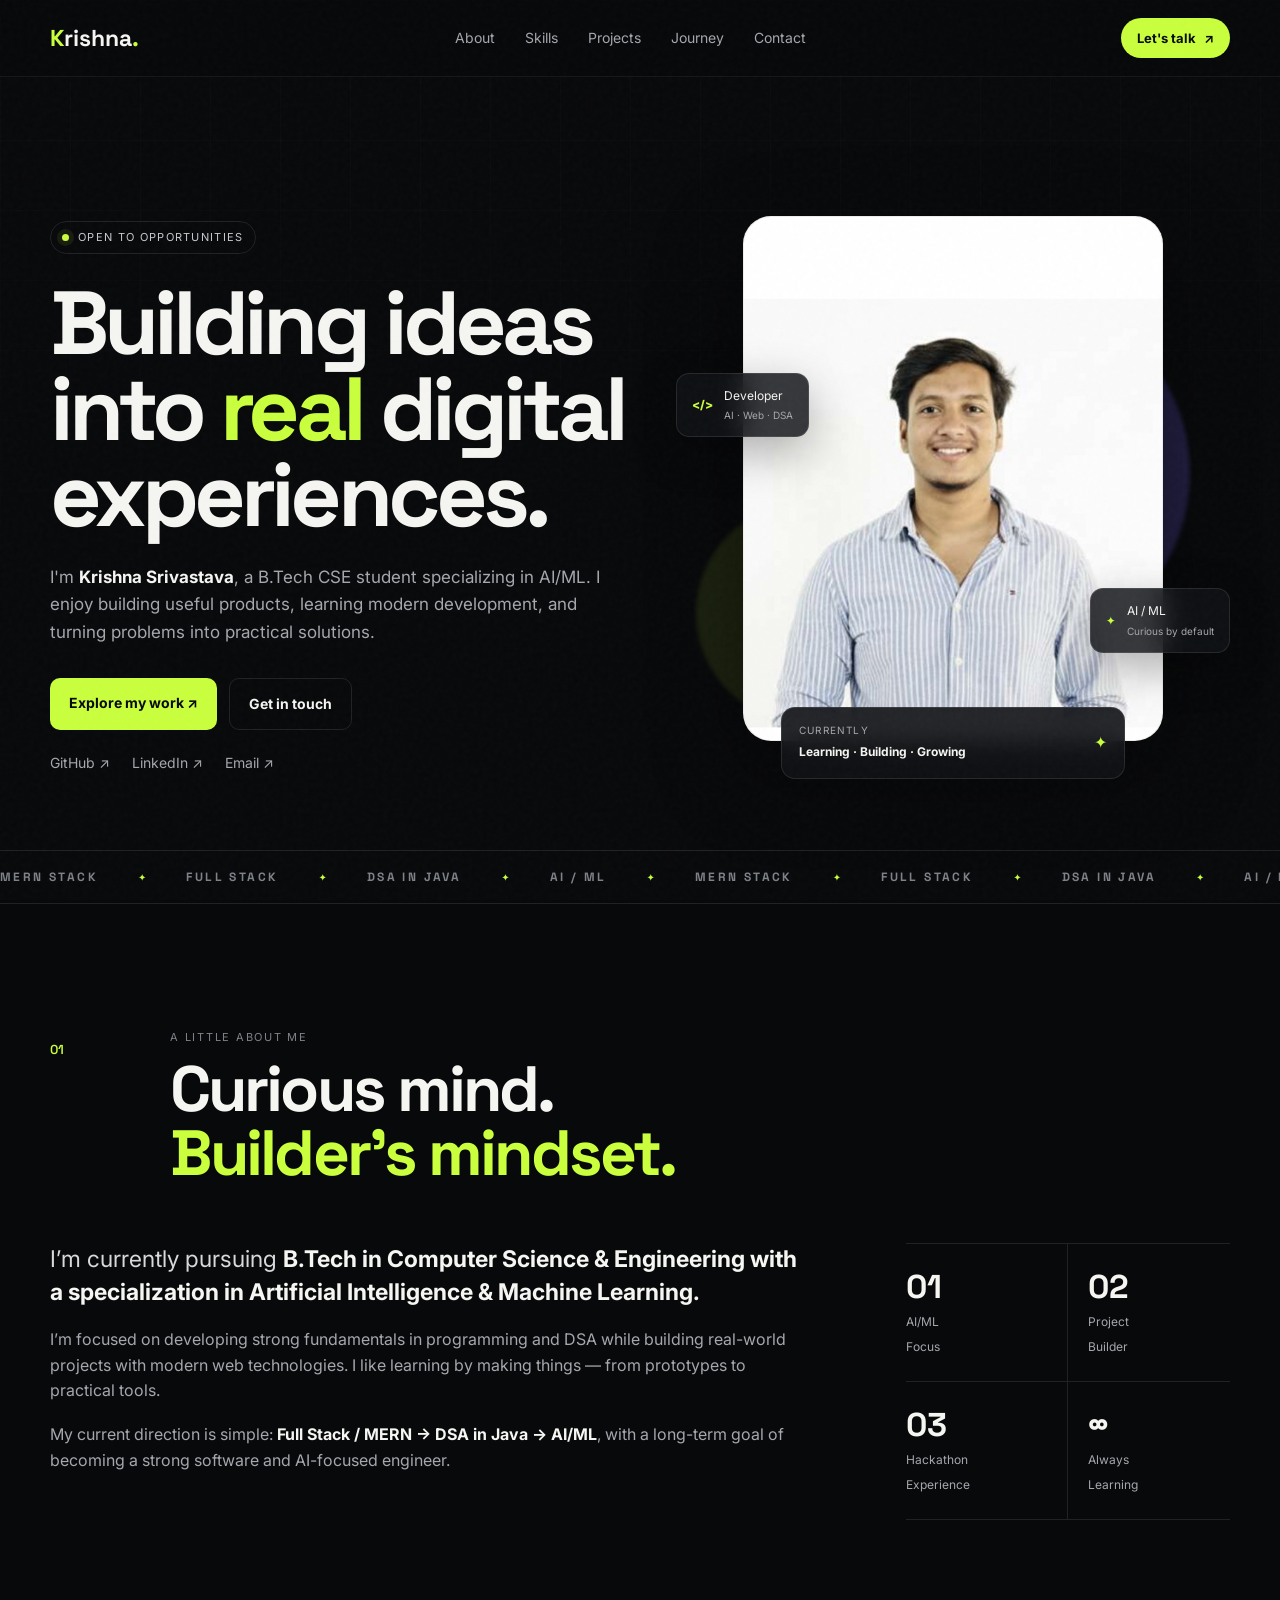
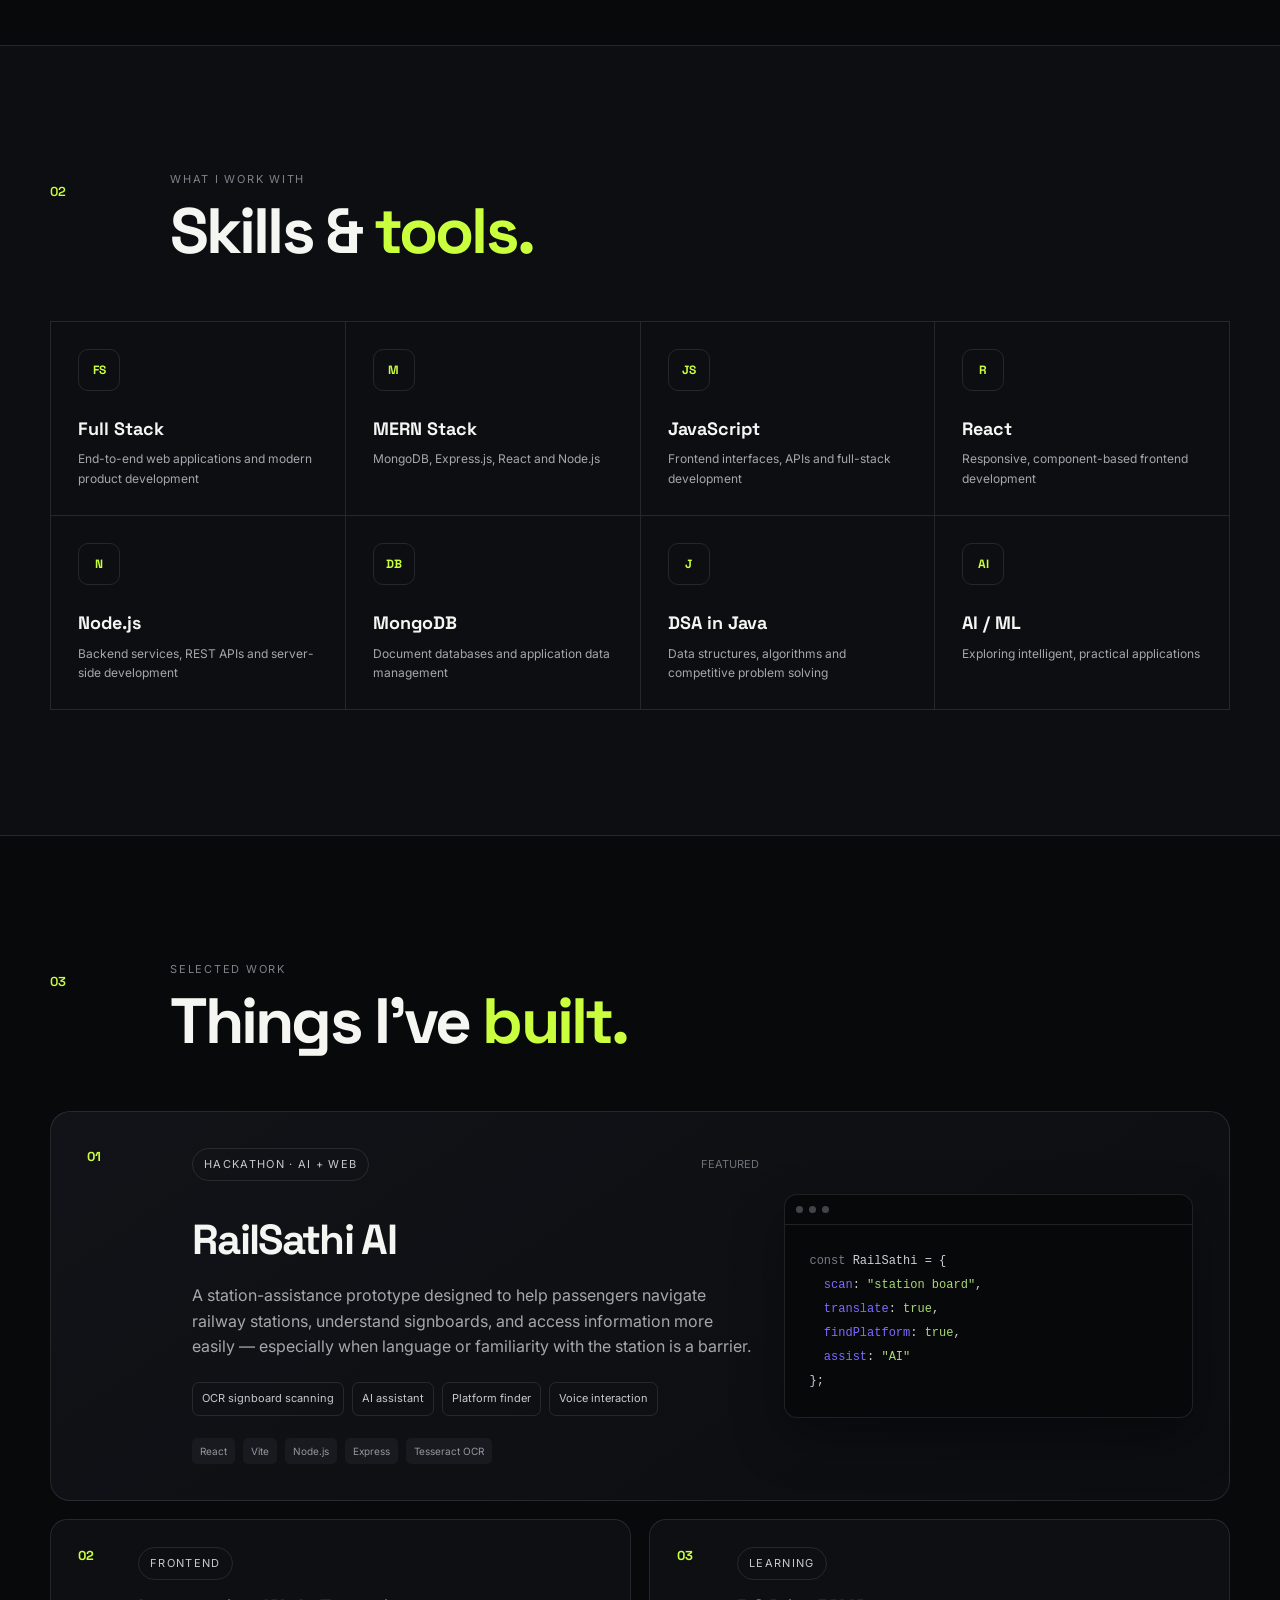
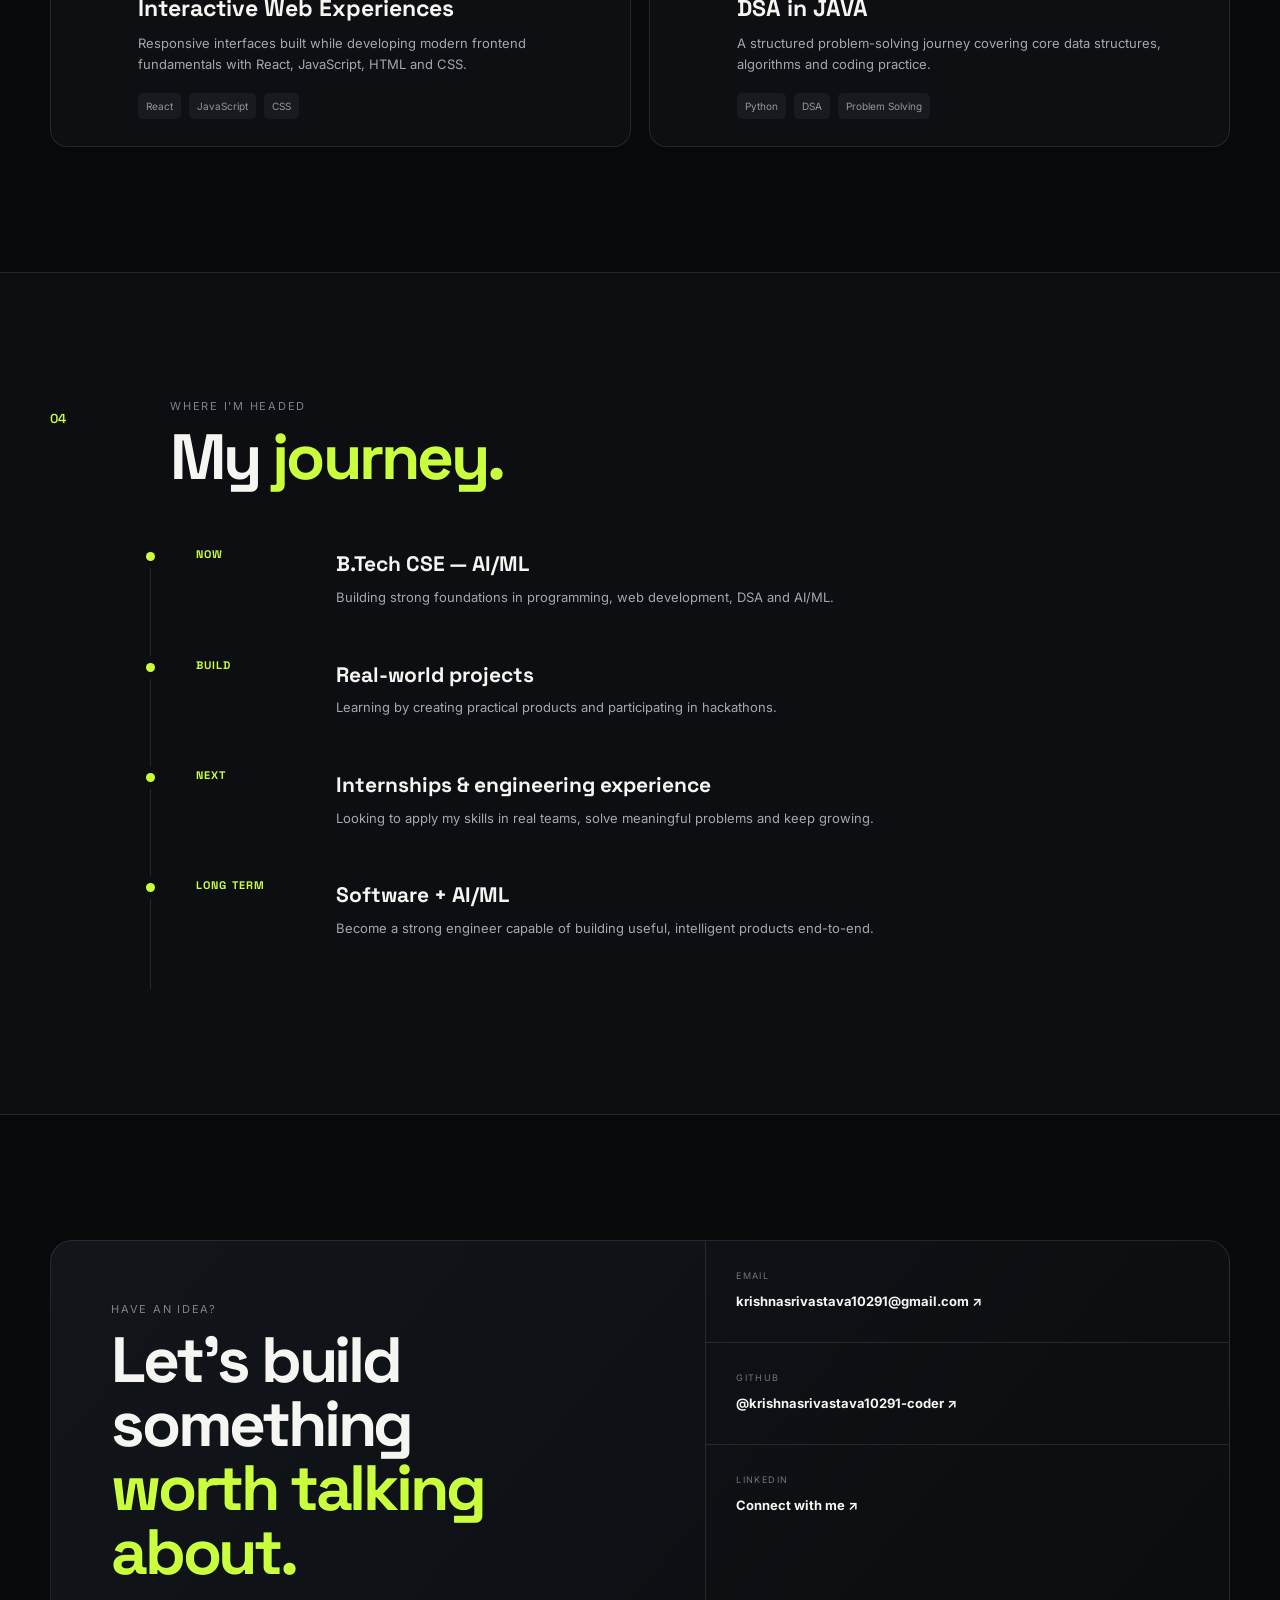
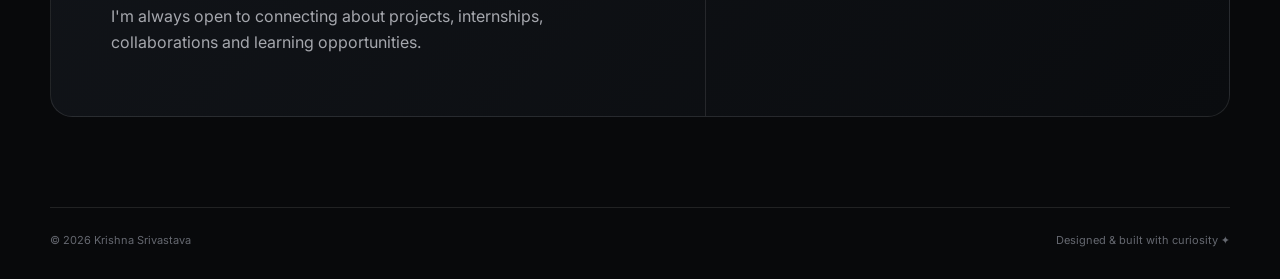
<file: index.html>
<!DOCTYPE html>
<html lang="en">
<head>
  <meta charset="UTF-8" />
  <meta name="viewport" content="width=device-width, initial-scale=1.0" />
  <meta name="description" content="Krishna Srivastava — B.Tech CSE (AI/ML) student, developer and AI/ML enthusiast." />
  <title>Krishna Srivastava | AI/ML Developer</title>
  <link rel="preconnect" href="https://fonts.googleapis.com">
  <link rel="preconnect" href="https://fonts.gstatic.com" crossorigin>
  <link href="https://fonts.googleapis.com/css2?family=Inter:wght@400;500;600;700;800&family=Space+Grotesk:wght@500;600;700&display=swap" rel="stylesheet">
  <link rel="stylesheet" href="styles.css" />
</head>
<body>
  <div class="noise"></div>
  <header class="nav-wrap">
    <nav class="nav container">
      <a class="brand" href="#home"><span>K</span>rishna<span class="dot">.</span></a>
      <button class="menu-btn" aria-label="Open menu">☰</button>
      <div class="nav-links">
        <a href="#about">About</a>
        <a href="#skills">Skills</a>
        <a href="#projects">Projects</a>
        <a href="#journey">Journey</a>
        <a href="#contact">Contact</a>
      </div>
      <a class="nav-cta" href="#contact">Let's talk <span>↗</span></a>
    </nav>
  </header>

  <main>
    <section id="home" class="hero container">
      <div class="hero-copy reveal">
        <div class="eyebrow"><span class="pulse"></span> Open to opportunities</div>
        <h1>Building ideas into <em>real</em> digital experiences.</h1>
        <p class="hero-text">
          I'm <strong>Krishna Srivastava</strong>, a B.Tech CSE student specializing in AI/ML.
          I enjoy building useful products, learning modern development, and turning problems into practical solutions.
        </p>
        <div class="hero-actions">
          <a class="btn primary" href="#projects">Explore my work <span>↗</span></a>
          <a class="btn secondary" href="#contact">Get in touch</a>
        </div>
        <div class="social-row">
          <a href="https://github.com/krishnasrivastava10291-coder" target="_blank" rel="noopener">GitHub ↗</a>
          <a href="https://www.linkedin.com/in/krishna-srivastava-74217b376" target="_blank" rel="noopener">LinkedIn ↗</a>
          <a href="mailto:krishnasrivastava10291@gmail.com">Email ↗</a>
        </div>
      </div>

      <div class="hero-visual reveal">
        <div class="orb orb-a"></div>
        <div class="orb orb-b"></div>
        <div class="photo-card">
          <div class="photo-frame">
            <img src="assets/profile.jpg" alt="Krishna Srivastava" />
          </div>
          <div class="photo-label">
            <div>
              <small>Currently</small>
              <strong>Learning · Building · Growing</strong>
            </div>
            <span>✦</span>
          </div>
        </div>
        <div class="float-card card-code"><span>&lt;/&gt;</span><div>Developer<br><small>AI · Web · DSA</small></div></div>
        <div class="float-card card-ai"><span>✦</span><div>AI / ML<br><small>Curious by default</small></div></div>
      </div>
    </section>

    <section class="marquee">
      <div class="marquee-track">
        <span>MERN STACK</span><b>✦</b><span>FULL STACK</span><b>✦</b><span>DSA IN JAVA</span><b>✦</b><span>AI / ML</span><b>✦</b>
        <span>MERN STACK</span><b>✦</b><span>FULL STACK</span><b>✦</b><span>DSA IN JAVA</span><b>✦</b><span>AI / ML</span><b>✦</b>
      </div>
    </section>

    <section id="about" class="section container">
      <div class="section-head reveal">
        <span class="section-no">01</span>
        <div><p class="kicker">A little about me</p><h2>Curious mind.<br><em>Builder's mindset.</em></h2></div>
      </div>
      <div class="about-grid">
        <div class="about-main reveal">
          <p class="lead">I’m currently pursuing <strong>B.Tech in Computer Science & Engineering with a specialization in Artificial Intelligence & Machine Learning.</strong></p>
          <p>I’m focused on developing strong fundamentals in programming and DSA while building real-world projects with modern web technologies. I like learning by making things — from prototypes to practical tools.</p>
          <p>My current direction is simple: <strong>Full Stack / MERN → DSA in Java → AI/ML</strong>, with a long-term goal of becoming a strong software and AI-focused engineer.</p>
        </div>
        <div class="about-stats reveal">
          <div class="stat"><strong>01</strong><span>AI/ML<br>Focus</span></div>
          <div class="stat"><strong>02</strong><span>Project<br>Builder</span></div>
          <div class="stat"><strong>03</strong><span>Hackathon<br>Experience</span></div>
          <div class="stat"><strong>∞</strong><span>Always<br>Learning</span></div>
        </div>
      </div>
    </section>

    <section id="skills" class="section section-alt">
      <div class="container">
        <div class="section-head reveal">
          <span class="section-no">02</span>
          <div><p class="kicker">What I work with</p><h2>Skills & <em>tools.</em></h2></div>
        </div>
        <div class="skills-grid reveal">
          <article class="skill-card"><span class="skill-icon">FS</span><h3>Full Stack</h3><p>End-to-end web applications and modern product development</p></article>
          <article class="skill-card"><span class="skill-icon">M</span><h3>MERN Stack</h3><p>MongoDB, Express.js, React and Node.js</p></article>
          <article class="skill-card"><span class="skill-icon">JS</span><h3>JavaScript</h3><p>Frontend interfaces, APIs and full-stack development</p></article>
          <article class="skill-card"><span class="skill-icon">R</span><h3>React</h3><p>Responsive, component-based frontend development</p></article>
          <article class="skill-card"><span class="skill-icon">N</span><h3>Node.js</h3><p>Backend services, REST APIs and server-side development</p></article>
          <article class="skill-card"><span class="skill-icon">DB</span><h3>MongoDB</h3><p>Document databases and application data management</p></article>
          <article class="skill-card"><span class="skill-icon">J</span><h3>DSA in Java</h3><p>Data structures, algorithms and competitive problem solving</p></article>
          <article class="skill-card"><span class="skill-icon">AI</span><h3>AI / ML</h3><p>Exploring intelligent, practical applications</p></article>
        </div>
      </div>
    </section>

    <section id="projects" class="section container">
      <div class="section-head reveal">
        <span class="section-no">03</span>
        <div><p class="kicker">Selected work</p><h2>Things I've <em>built.</em></h2></div>
      </div>

      <article class="project-feature reveal">
        <div class="project-number">01</div>
        <div class="project-content">
          <div class="project-top"><span class="tag">Hackathon · AI + Web</span><span class="project-year">Featured</span></div>
          <h3>RailSathi AI</h3>
          <p>A station-assistance prototype designed to help passengers navigate railway stations, understand signboards, and access information more easily — especially when language or familiarity with the station is a barrier.</p>
          <div class="project-points">
            <span>OCR signboard scanning</span><span>AI assistant</span><span>Platform finder</span><span>Voice interaction</span>
          </div>
          <div class="tech-row"><span>React</span><span>Vite</span><span>Node.js</span><span>Express</span><span>Tesseract OCR</span></div>
        </div>
        <div class="project-visual">
          <div class="terminal">
            <div class="terminal-bar"><i></i><i></i><i></i></div>
            <pre><span class="muted">const</span> RailSathi = {
  <span class="key">scan</span>: <span class="str">"station board"</span>,
  <span class="key">translate</span>: <span class="str">true</span>,
  <span class="key">findPlatform</span>: <span class="str">true</span>,
  <span class="key">assist</span>: <span class="str">"AI"</span>
};</pre>
          </div>
        </div>
      </article>

      <div class="project-grid">
        <article class="project-card reveal">
          <div class="project-mini">02</div>
          <div class="project-card-body">
            <span class="tag">Frontend</span><h3>Interactive Web Experiences</h3>
            <p>Responsive interfaces built while developing modern frontend fundamentals with React, JavaScript, HTML and CSS.</p>
            <div class="tech-row"><span>React</span><span>JavaScript</span><span>CSS</span></div>
          </div>
        </article>
        <article class="project-card reveal">
          <div class="project-mini">03</div>
          <div class="project-card-body">
            <span class="tag">Learning</span><h3>DSA in JAVA</h3>
            <p>A structured problem-solving journey covering core data structures, algorithms and coding practice.</p>
            <div class="tech-row"><span>Python</span><span>DSA</span><span>Problem Solving</span></div>
          </div>
        </article>
      </div>
    </section>

    <section id="journey" class="section section-alt">
      <div class="container">
        <div class="section-head reveal">
          <span class="section-no">04</span>
          <div><p class="kicker">Where I'm headed</p><h2>My <em>journey.</em></h2></div>
        </div>
        <div class="timeline">
          <div class="timeline-item reveal"><span class="timeline-dot"></span><div class="timeline-date">NOW</div><div><h3>B.Tech CSE — AI/ML</h3><p>Building strong foundations in programming, web development, DSA and AI/ML.</p></div></div>
          <div class="timeline-item reveal"><span class="timeline-dot"></span><div class="timeline-date">BUILD</div><div><h3>Real-world projects</h3><p>Learning by creating practical products and participating in hackathons.</p></div></div>
          <div class="timeline-item reveal"><span class="timeline-dot"></span><div class="timeline-date">NEXT</div><div><h3>Internships & engineering experience</h3><p>Looking to apply my skills in real teams, solve meaningful problems and keep growing.</p></div></div>
          <div class="timeline-item reveal"><span class="timeline-dot"></span><div class="timeline-date">LONG TERM</div><div><h3>Software + AI/ML</h3><p>Become a strong engineer capable of building useful, intelligent products end-to-end.</p></div></div>
        </div>
      </div>
    </section>

    <section id="contact" class="section contact-section container">
      <div class="contact-box reveal">
        <div class="contact-copy">
          <p class="kicker">Have an idea?</p>
          <h2>Let's build something<br><em>worth talking about.</em></h2>
          <p>I'm always open to connecting about projects, internships, collaborations and learning opportunities.</p>
        </div>
        <div class="contact-links">
          <a href="mailto:krishnasrivastava10291@gmail.com"><span>Email</span><strong>krishnasrivastava10291@gmail.com ↗</strong></a>
          <a href="https://github.com/krishnasrivastava10291-coder" target="_blank" rel="noopener"><span>GitHub</span><strong>@krishnasrivastava10291-coder ↗</strong></a>
          <a href="https://www.linkedin.com/in/krishna-srivastava-74217b376" target="_blank" rel="noopener"><span>LinkedIn</span><strong>Connect with me ↗</strong></a>
        </div>
      </div>
    </section>
  </main>

  <footer class="footer container">
    <span>© 2026 Krishna Srivastava</span>
    <span>Designed & built with curiosity ✦</span>
  </footer>

  <script src="script.js"></script>
</body>
</html>
</file>
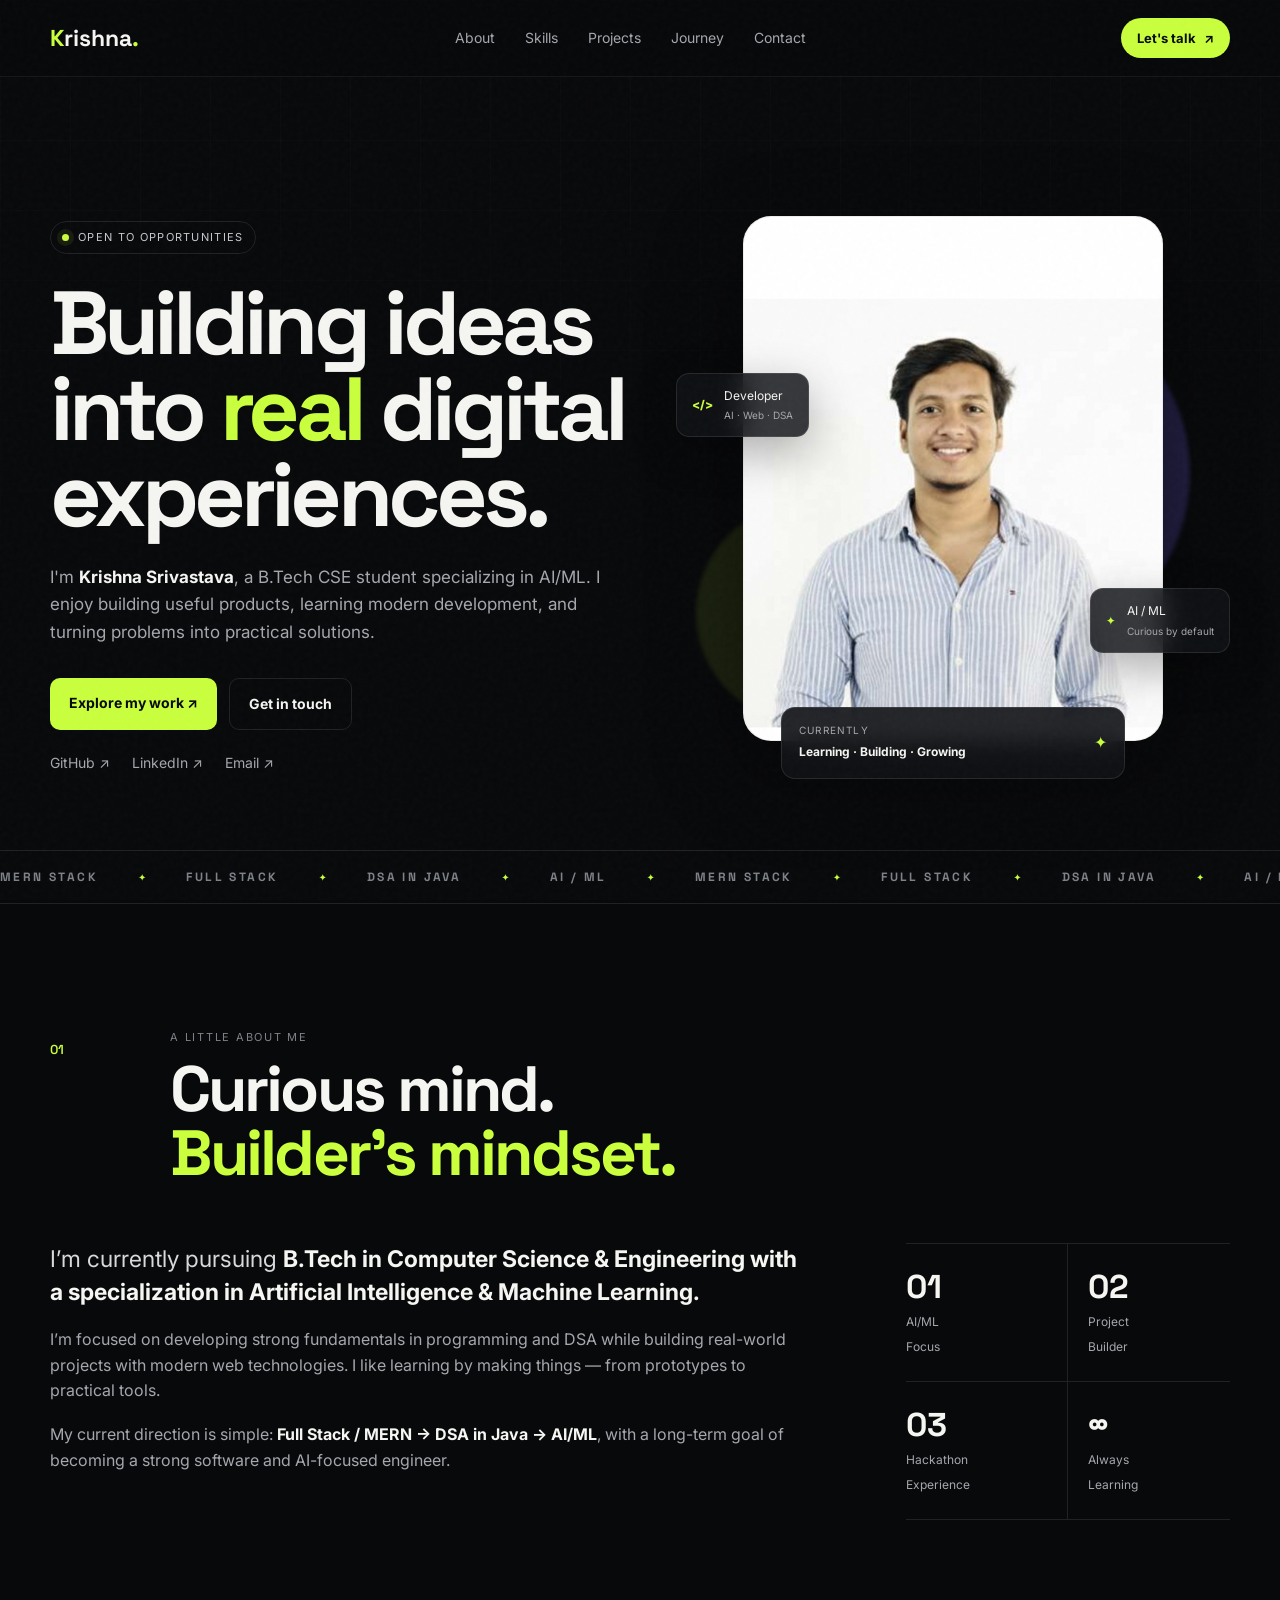
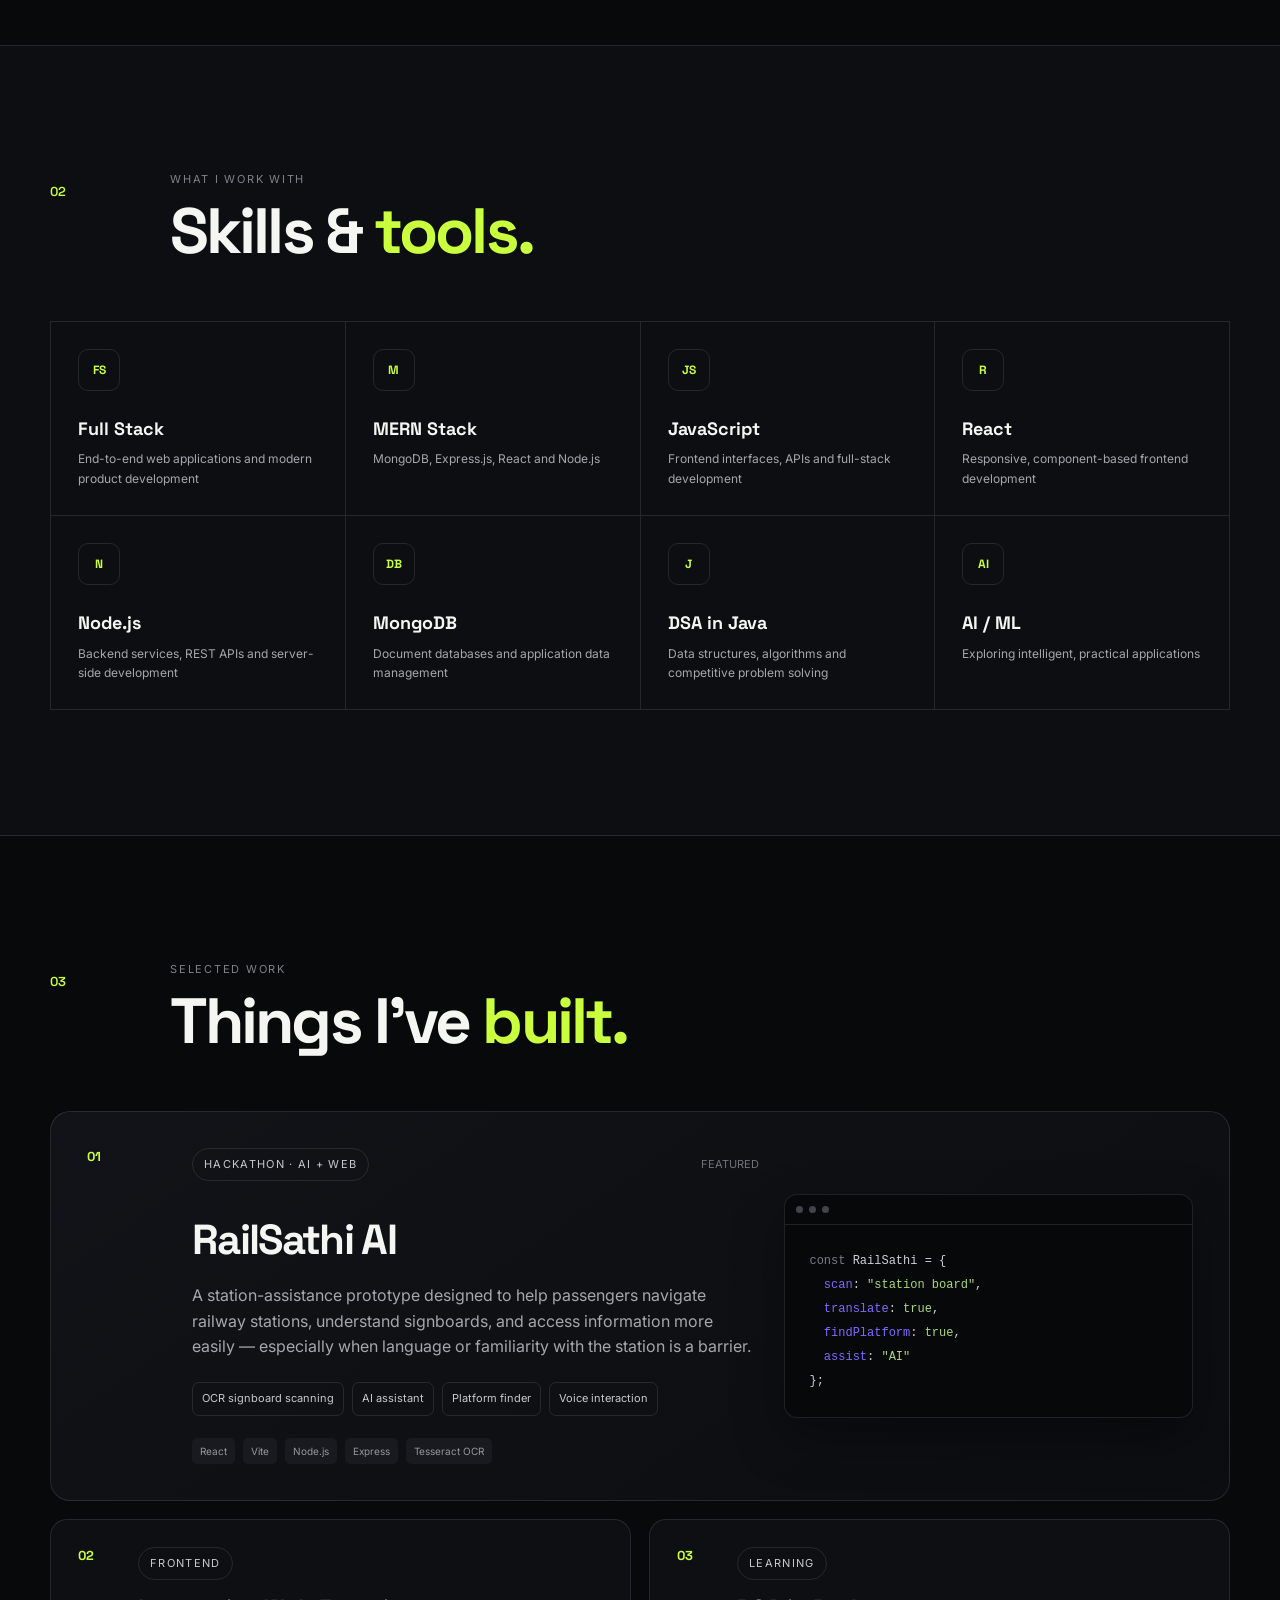
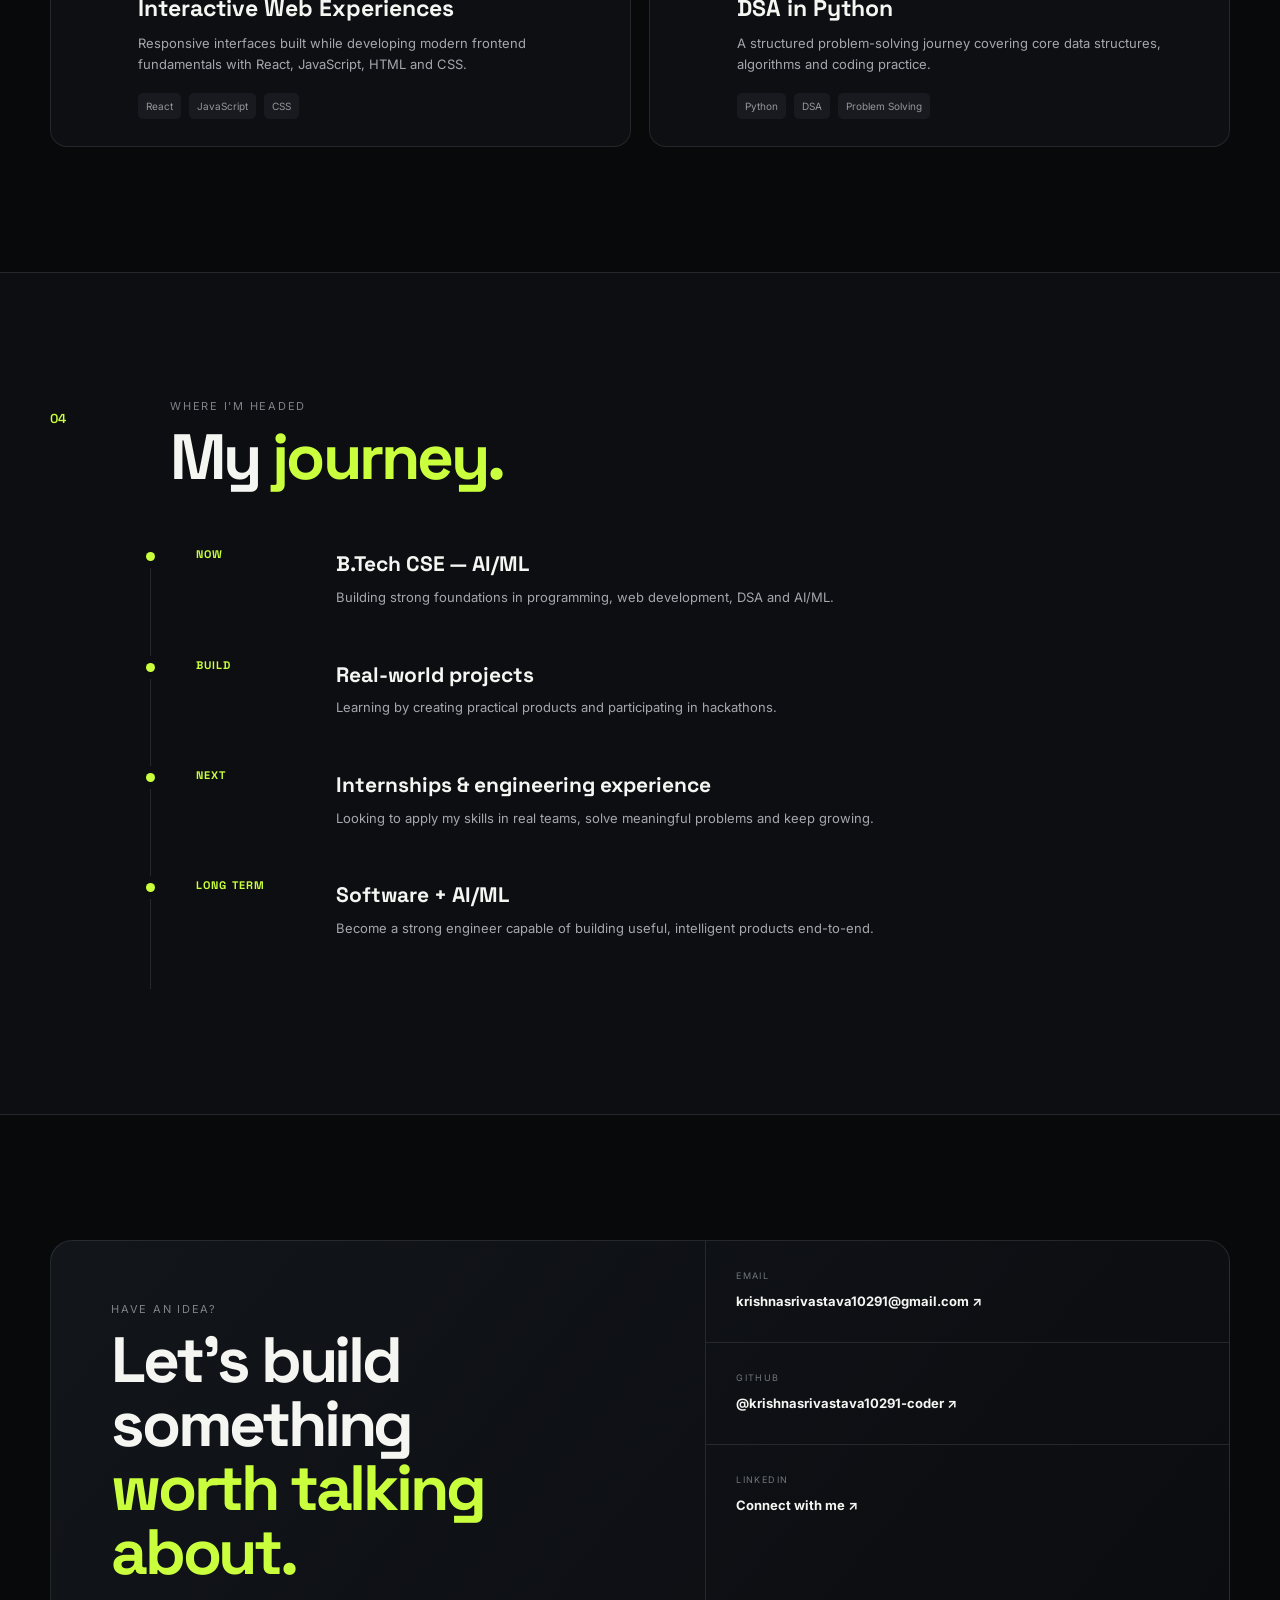
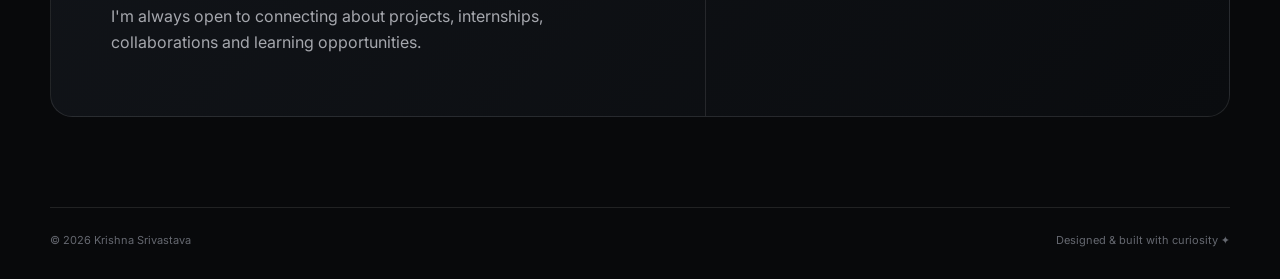
<file: krishna-portfolio 2/index.html>
<!DOCTYPE html>
<html lang="en">
<head>
  <meta charset="UTF-8" />
  <meta name="viewport" content="width=device-width, initial-scale=1.0" />
  <meta name="description" content="Krishna Srivastava — B.Tech CSE (AI/ML) student, developer and AI/ML enthusiast." />
  <title>Krishna Srivastava | AI/ML Developer</title>
  <link rel="preconnect" href="https://fonts.googleapis.com">
  <link rel="preconnect" href="https://fonts.gstatic.com" crossorigin>
  <link href="https://fonts.googleapis.com/css2?family=Inter:wght@400;500;600;700;800&family=Space+Grotesk:wght@500;600;700&display=swap" rel="stylesheet">
  <link rel="stylesheet" href="styles.css" />
</head>
<body>
  <div class="noise"></div>
  <header class="nav-wrap">
    <nav class="nav container">
      <a class="brand" href="#home"><span>K</span>rishna<span class="dot">.</span></a>
      <button class="menu-btn" aria-label="Open menu">☰</button>
      <div class="nav-links">
        <a href="#about">About</a>
        <a href="#skills">Skills</a>
        <a href="#projects">Projects</a>
        <a href="#journey">Journey</a>
        <a href="#contact">Contact</a>
      </div>
      <a class="nav-cta" href="#contact">Let's talk <span>↗</span></a>
    </nav>
  </header>

  <main>
    <section id="home" class="hero container">
      <div class="hero-copy reveal">
        <div class="eyebrow"><span class="pulse"></span> Open to opportunities</div>
        <h1>Building ideas into <em>real</em> digital experiences.</h1>
        <p class="hero-text">
          I'm <strong>Krishna Srivastava</strong>, a B.Tech CSE student specializing in AI/ML.
          I enjoy building useful products, learning modern development, and turning problems into practical solutions.
        </p>
        <div class="hero-actions">
          <a class="btn primary" href="#projects">Explore my work <span>↗</span></a>
          <a class="btn secondary" href="#contact">Get in touch</a>
        </div>
        <div class="social-row">
          <a href="https://github.com/krishnasrivastava10291-coder" target="_blank" rel="noopener">GitHub ↗</a>
          <a href="https://www.linkedin.com/in/krishna-srivastava-74217b376" target="_blank" rel="noopener">LinkedIn ↗</a>
          <a href="mailto:krishnasrivastava10291@gmail.com">Email ↗</a>
        </div>
      </div>

      <div class="hero-visual reveal">
        <div class="orb orb-a"></div>
        <div class="orb orb-b"></div>
        <div class="photo-card">
          <div class="photo-frame">
            <img src="assets/profile.jpg" alt="Krishna Srivastava" />
          </div>
          <div class="photo-label">
            <div>
              <small>Currently</small>
              <strong>Learning · Building · Growing</strong>
            </div>
            <span>✦</span>
          </div>
        </div>
        <div class="float-card card-code"><span>&lt;/&gt;</span><div>Developer<br><small>AI · Web · DSA</small></div></div>
        <div class="float-card card-ai"><span>✦</span><div>AI / ML<br><small>Curious by default</small></div></div>
      </div>
    </section>

    <section class="marquee">
      <div class="marquee-track">
        <span>MERN STACK</span><b>✦</b><span>FULL STACK</span><b>✦</b><span>DSA IN JAVA</span><b>✦</b><span>AI / ML</span><b>✦</b>
        <span>MERN STACK</span><b>✦</b><span>FULL STACK</span><b>✦</b><span>DSA IN JAVA</span><b>✦</b><span>AI / ML</span><b>✦</b>
      </div>
    </section>

    <section id="about" class="section container">
      <div class="section-head reveal">
        <span class="section-no">01</span>
        <div><p class="kicker">A little about me</p><h2>Curious mind.<br><em>Builder's mindset.</em></h2></div>
      </div>
      <div class="about-grid">
        <div class="about-main reveal">
          <p class="lead">I’m currently pursuing <strong>B.Tech in Computer Science & Engineering with a specialization in Artificial Intelligence & Machine Learning.</strong></p>
          <p>I’m focused on developing strong fundamentals in programming and DSA while building real-world projects with modern web technologies. I like learning by making things — from prototypes to practical tools.</p>
          <p>My current direction is simple: <strong>Full Stack / MERN → DSA in Java → AI/ML</strong>, with a long-term goal of becoming a strong software and AI-focused engineer.</p>
        </div>
        <div class="about-stats reveal">
          <div class="stat"><strong>01</strong><span>AI/ML<br>Focus</span></div>
          <div class="stat"><strong>02</strong><span>Project<br>Builder</span></div>
          <div class="stat"><strong>03</strong><span>Hackathon<br>Experience</span></div>
          <div class="stat"><strong>∞</strong><span>Always<br>Learning</span></div>
        </div>
      </div>
    </section>

    <section id="skills" class="section section-alt">
      <div class="container">
        <div class="section-head reveal">
          <span class="section-no">02</span>
          <div><p class="kicker">What I work with</p><h2>Skills & <em>tools.</em></h2></div>
        </div>
        <div class="skills-grid reveal">
          <article class="skill-card"><span class="skill-icon">FS</span><h3>Full Stack</h3><p>End-to-end web applications and modern product development</p></article>
          <article class="skill-card"><span class="skill-icon">M</span><h3>MERN Stack</h3><p>MongoDB, Express.js, React and Node.js</p></article>
          <article class="skill-card"><span class="skill-icon">JS</span><h3>JavaScript</h3><p>Frontend interfaces, APIs and full-stack development</p></article>
          <article class="skill-card"><span class="skill-icon">R</span><h3>React</h3><p>Responsive, component-based frontend development</p></article>
          <article class="skill-card"><span class="skill-icon">N</span><h3>Node.js</h3><p>Backend services, REST APIs and server-side development</p></article>
          <article class="skill-card"><span class="skill-icon">DB</span><h3>MongoDB</h3><p>Document databases and application data management</p></article>
          <article class="skill-card"><span class="skill-icon">J</span><h3>DSA in Java</h3><p>Data structures, algorithms and competitive problem solving</p></article>
          <article class="skill-card"><span class="skill-icon">AI</span><h3>AI / ML</h3><p>Exploring intelligent, practical applications</p></article>
        </div>
      </div>
    </section>

    <section id="projects" class="section container">
      <div class="section-head reveal">
        <span class="section-no">03</span>
        <div><p class="kicker">Selected work</p><h2>Things I've <em>built.</em></h2></div>
      </div>

      <article class="project-feature reveal">
        <div class="project-number">01</div>
        <div class="project-content">
          <div class="project-top"><span class="tag">Hackathon · AI + Web</span><span class="project-year">Featured</span></div>
          <h3>RailSathi AI</h3>
          <p>A station-assistance prototype designed to help passengers navigate railway stations, understand signboards, and access information more easily — especially when language or familiarity with the station is a barrier.</p>
          <div class="project-points">
            <span>OCR signboard scanning</span><span>AI assistant</span><span>Platform finder</span><span>Voice interaction</span>
          </div>
          <div class="tech-row"><span>React</span><span>Vite</span><span>Node.js</span><span>Express</span><span>Tesseract OCR</span></div>
        </div>
        <div class="project-visual">
          <div class="terminal">
            <div class="terminal-bar"><i></i><i></i><i></i></div>
            <pre><span class="muted">const</span> RailSathi = {
  <span class="key">scan</span>: <span class="str">"station board"</span>,
  <span class="key">translate</span>: <span class="str">true</span>,
  <span class="key">findPlatform</span>: <span class="str">true</span>,
  <span class="key">assist</span>: <span class="str">"AI"</span>
};</pre>
          </div>
        </div>
      </article>

      <div class="project-grid">
        <article class="project-card reveal">
          <div class="project-mini">02</div>
          <div class="project-card-body">
            <span class="tag">Frontend</span><h3>Interactive Web Experiences</h3>
            <p>Responsive interfaces built while developing modern frontend fundamentals with React, JavaScript, HTML and CSS.</p>
            <div class="tech-row"><span>React</span><span>JavaScript</span><span>CSS</span></div>
          </div>
        </article>
        <article class="project-card reveal">
          <div class="project-mini">03</div>
          <div class="project-card-body">
            <span class="tag">Learning</span><h3>DSA in Python</h3>
            <p>A structured problem-solving journey covering core data structures, algorithms and coding practice.</p>
            <div class="tech-row"><span>Python</span><span>DSA</span><span>Problem Solving</span></div>
          </div>
        </article>
      </div>
    </section>

    <section id="journey" class="section section-alt">
      <div class="container">
        <div class="section-head reveal">
          <span class="section-no">04</span>
          <div><p class="kicker">Where I'm headed</p><h2>My <em>journey.</em></h2></div>
        </div>
        <div class="timeline">
          <div class="timeline-item reveal"><span class="timeline-dot"></span><div class="timeline-date">NOW</div><div><h3>B.Tech CSE — AI/ML</h3><p>Building strong foundations in programming, web development, DSA and AI/ML.</p></div></div>
          <div class="timeline-item reveal"><span class="timeline-dot"></span><div class="timeline-date">BUILD</div><div><h3>Real-world projects</h3><p>Learning by creating practical products and participating in hackathons.</p></div></div>
          <div class="timeline-item reveal"><span class="timeline-dot"></span><div class="timeline-date">NEXT</div><div><h3>Internships & engineering experience</h3><p>Looking to apply my skills in real teams, solve meaningful problems and keep growing.</p></div></div>
          <div class="timeline-item reveal"><span class="timeline-dot"></span><div class="timeline-date">LONG TERM</div><div><h3>Software + AI/ML</h3><p>Become a strong engineer capable of building useful, intelligent products end-to-end.</p></div></div>
        </div>
      </div>
    </section>

    <section id="contact" class="section contact-section container">
      <div class="contact-box reveal">
        <div class="contact-copy">
          <p class="kicker">Have an idea?</p>
          <h2>Let's build something<br><em>worth talking about.</em></h2>
          <p>I'm always open to connecting about projects, internships, collaborations and learning opportunities.</p>
        </div>
        <div class="contact-links">
          <a href="mailto:krishnasrivastava10291@gmail.com"><span>Email</span><strong>krishnasrivastava10291@gmail.com ↗</strong></a>
          <a href="https://github.com/krishnasrivastava10291-coder" target="_blank" rel="noopener"><span>GitHub</span><strong>@krishnasrivastava10291-coder ↗</strong></a>
          <a href="https://www.linkedin.com/in/krishna-srivastava-74217b376" target="_blank" rel="noopener"><span>LinkedIn</span><strong>Connect with me ↗</strong></a>
        </div>
      </div>
    </section>
  </main>

  <footer class="footer container">
    <span>© 2026 Krishna Srivastava</span>
    <span>Designed & built with curiosity ✦</span>
  </footer>

  <script src="script.js"></script>
</body>
</html>
</file>
<file: styles.css>
:root{
  --bg:#08090b;--panel:#101216;--panel2:#0c0e12;--text:#f5f5f2;--muted:#a5a7ad;
  --line:rgba(255,255,255,.1);--accent:#c9ff3d;--accent2:#7c6cff;--max:1180px;
}
*{box-sizing:border-box;margin:0;padding:0}html{scroll-behavior:smooth}
body{background:var(--bg);color:var(--text);font-family:Inter,system-ui,sans-serif;line-height:1.6;overflow-x:hidden}
body:before{content:"";position:fixed;inset:0;pointer-events:none;background-image:linear-gradient(rgba(255,255,255,.018) 1px,transparent 1px),linear-gradient(90deg,rgba(255,255,255,.018) 1px,transparent 1px);background-size:70px 70px;mask-image:linear-gradient(to bottom,black,transparent 85%);z-index:-2}
.noise{position:fixed;inset:0;opacity:.025;pointer-events:none;z-index:20;background-image:url("data:image/svg+xml,%3Csvg viewBox='0 0 200 200' xmlns='http://www.w3.org/2000/svg'%3E%3Cfilter id='n'%3E%3CfeTurbulence type='fractalNoise' baseFrequency='.9' numOctaves='3' stitchTiles='stitch'/%3E%3C/filter%3E%3Crect width='100%25' height='100%25' filter='url(%23n)'/%3E%3C/svg%3E")}
.container{width:min(calc(100% - 48px),var(--max));margin:auto}
.nav-wrap{position:fixed;top:0;left:0;right:0;z-index:10;background:rgba(8,9,11,.72);backdrop-filter:blur(18px);border-bottom:1px solid rgba(255,255,255,.06)}
.nav{height:76px;display:flex;align-items:center;justify-content:space-between;gap:28px}.brand{font:700 23px "Space Grotesk";color:var(--text);text-decoration:none}.brand span:first-child{color:var(--accent)}.brand .dot{color:var(--accent)}
.nav-links{display:flex;gap:30px}.nav-links a,.social-row a{color:var(--muted);text-decoration:none;font-size:14px;transition:.25s}.nav-links a:hover,.social-row a:hover{color:var(--text)}
.nav-cta{color:#0a0b0d;background:var(--accent);padding:10px 16px;border-radius:999px;text-decoration:none;font-weight:700;font-size:13px}.nav-cta span{margin-left:5px}.menu-btn{display:none;background:none;border:0;color:var(--text);font-size:24px}
.hero{min-height:850px;padding-top:145px;display:grid;grid-template-columns:1.02fr .98fr;align-items:center;gap:50px}
.eyebrow,.tag{display:inline-flex;align-items:center;gap:9px;border:1px solid var(--line);border-radius:999px;padding:7px 11px;color:#c7c9cf;font-size:11px;text-transform:uppercase;letter-spacing:.12em}.pulse{width:7px;height:7px;background:var(--accent);border-radius:50%;box-shadow:0 0 0 5px rgba(201,255,61,.08)}
h1,h2,h3,.brand{font-family:"Space Grotesk",sans-serif}h1{font-size:clamp(54px,7vw,92px);line-height:.96;letter-spacing:-.055em;margin:26px 0}h1 em,h2 em{font-style:normal;color:var(--accent)}.hero-text{max-width:620px;color:var(--muted);font-size:17px}.hero-text strong{color:var(--text)}
.hero-actions{display:flex;gap:12px;margin:32px 0 22px}.btn{padding:14px 19px;border-radius:10px;text-decoration:none;font-weight:700;font-size:14px;transition:.25s}.btn.primary{background:var(--accent);color:#08090b}.btn.primary:hover{transform:translateY(-2px);box-shadow:0 10px 30px rgba(201,255,61,.14)}.btn.secondary{border:1px solid var(--line);color:var(--text)}.btn.secondary:hover{background:#12151a}
.social-row{display:flex;gap:22px}.hero-visual{position:relative;min-height:610px;display:grid;place-items:center}.photo-card{width:min(420px,78%);position:relative;z-index:2}.photo-frame{border-radius:28px;overflow:hidden;background:#e9e9e9;aspect-ratio:4/5;border:1px solid rgba(255,255,255,.15);box-shadow:0 30px 90px rgba(0,0,0,.45)}.photo-frame img{width:100%;height:100%;object-fit:cover;object-position:center top;filter:saturate(.94) contrast(1.02)}
.photo-label{display:flex;justify-content:space-between;align-items:center;background:rgba(17,18,22,.9);border:1px solid var(--line);backdrop-filter:blur(12px);padding:14px 17px;border-radius:14px;margin-top:-34px;position:relative;width:82%;margin-left:auto;margin-right:auto}.photo-label small{display:block;color:var(--muted);font-size:10px;text-transform:uppercase;letter-spacing:.12em}.photo-label strong{font-size:12px}.photo-label>span{color:var(--accent)}
.orb{position:absolute;border-radius:50%;filter:blur(2px);opacity:.22}.orb-a{width:360px;height:360px;background:var(--accent2);top:100px;right:40px}.orb-b{width:220px;height:220px;background:var(--accent);bottom:80px;left:20px;opacity:.1}.float-card{position:absolute;z-index:3;background:rgba(16,18,22,.84);border:1px solid var(--line);backdrop-filter:blur(14px);padding:12px 15px;border-radius:13px;display:flex;gap:11px;align-items:center;font-size:12px;box-shadow:0 15px 45px rgba(0,0,0,.3)}.float-card>span{font-weight:800;color:var(--accent)}.float-card small{color:var(--muted)}.card-code{left:0;top:180px}.card-ai{right:0;bottom:150px}.marquee{border-top:1px solid var(--line);border-bottom:1px solid var(--line);overflow:hidden;white-space:nowrap}.marquee-track{display:flex;justify-content:space-around;align-items:center;gap:40px;padding:18px 0;animation:slide 22s linear infinite;width:max-content}.marquee span{font:700 12px "Space Grotesk";letter-spacing:.2em;color:#7f8289}.marquee b{color:var(--accent);font-size:10px}@keyframes slide{to{transform:translateX(-50%)}}
.section{padding:125px 0}.section-alt{background:var(--panel2);border-top:1px solid var(--line);border-bottom:1px solid var(--line)}.section-head{display:grid;grid-template-columns:100px 1fr;gap:20px;margin-bottom:58px}.section-no{font:600 13px "Space Grotesk";color:var(--accent);padding-top:12px}.kicker{text-transform:uppercase;letter-spacing:.16em;color:#7f8289;font-size:11px;margin-bottom:10px}.section h2{font-size:clamp(42px,5vw,64px);line-height:1;letter-spacing:-.045em}
.about-grid{display:grid;grid-template-columns:1.4fr .6fr;gap:100px}.about-main{max-width:760px}.about-main p{color:var(--muted);font-size:16px;margin-bottom:18px}.about-main .lead{font-size:23px;line-height:1.45;color:#d8d9dc}.about-main strong{color:var(--text)}.about-stats{display:grid;grid-template-columns:1fr 1fr;border-top:1px solid var(--line)}.stat{padding:22px 0;border-bottom:1px solid var(--line)}.stat:nth-child(odd){border-right:1px solid var(--line);padding-right:20px}.stat:nth-child(even){padding-left:20px}.stat strong{font:700 33px "Space Grotesk";display:block}.stat span{color:var(--muted);font-size:12px}
.skills-grid{display:grid;grid-template-columns:repeat(4,1fr);border-top:1px solid var(--line);border-left:1px solid var(--line)}.skill-card{padding:27px;border-right:1px solid var(--line);border-bottom:1px solid var(--line);min-height:190px;transition:.25s}.skill-card:hover{background:#14171b;transform:translateY(-3px)}.skill-icon{display:grid;place-items:center;width:42px;height:42px;border:1px solid var(--line);border-radius:10px;color:var(--accent);font:700 12px "Space Grotesk";margin-bottom:24px}.skill-card h3{font-size:18px;margin-bottom:6px}.skill-card p{font-size:12px;color:var(--muted)}
.project-feature{display:grid;grid-template-columns:80px 1.25fr .9fr;gap:25px;border:1px solid var(--line);border-radius:20px;padding:36px;background:linear-gradient(145deg,#111318,#0b0d10);overflow:hidden}.project-number,.project-mini{color:var(--accent);font:700 13px "Space Grotesk"}.project-top{display:flex;justify-content:space-between;gap:10px;align-items:center}.project-year{font-size:11px;color:#6f7279;text-transform:uppercase}.project-content h3{font-size:42px;margin:25px 0 10px;letter-spacing:-.04em}.project-content>p{color:var(--muted);max-width:650px}.project-points{display:flex;flex-wrap:wrap;gap:8px;margin:22px 0}.project-points span{font-size:11px;border:1px solid var(--line);padding:7px 9px;border-radius:7px;color:#c8c9cd}.tech-row{display:flex;flex-wrap:wrap;gap:8px;margin-top:18px}.tech-row span{font-size:10px;color:#94979e;background:#181a1f;padding:5px 8px;border-radius:5px}.project-visual{display:flex;align-items:center}.terminal{width:100%;border:1px solid var(--line);border-radius:13px;background:#07080a;box-shadow:0 20px 50px rgba(0,0,0,.35);overflow:hidden}.terminal-bar{padding:11px;border-bottom:1px solid var(--line);display:flex;gap:6px}.terminal-bar i{width:7px;height:7px;background:#41444b;border-radius:50%}.terminal pre{padding:24px;font:12px/2 "SFMono-Regular",Consolas,monospace;color:#cdd0d5;white-space:pre-wrap}.terminal .muted{color:#777b83}.terminal .key{color:var(--accent2)}.terminal .str{color:#a9d875}.project-grid{display:grid;grid-template-columns:1fr 1fr;gap:18px;margin-top:18px}.project-card{border:1px solid var(--line);border-radius:17px;padding:27px;display:grid;grid-template-columns:42px 1fr;gap:18px;background:#0d0f12;transition:.25s}.project-card:hover{transform:translateY(-3px);border-color:#262a31}.project-card-body h3{font-size:23px;margin:10px 0 6px}.project-card-body p{color:var(--muted);font-size:13px}
.timeline{max-width:900px;margin-left:100px;border-left:1px solid var(--line)}.timeline-item{display:grid;grid-template-columns:110px 1fr;gap:30px;position:relative;padding:0 0 50px 45px}.timeline-dot{position:absolute;left:-5px;top:5px;width:9px;height:9px;border-radius:50%;background:var(--accent);box-shadow:0 0 0 7px var(--panel2)}.timeline-date{font:700 11px "Space Grotesk";color:var(--accent);letter-spacing:.1em}.timeline-item h3{font-size:21px;margin-bottom:6px}.timeline-item p{font-size:13px;color:var(--muted)}
.contact-section{padding-bottom:90px}.contact-box{display:grid;grid-template-columns:1fr .8fr;border:1px solid var(--line);border-radius:22px;overflow:hidden;background:linear-gradient(130deg,#12151a,#0a0c0f)}.contact-copy{padding:60px}.contact-copy h2{font-size:clamp(38px,5vw,65px);line-height:1;letter-spacing:-.05em;margin-bottom:20px}.contact-copy>p:last-child{color:var(--muted);max-width:560px}.contact-links{border-left:1px solid var(--line);display:flex;flex-direction:column}.contact-links a{padding:28px 30px;text-decoration:none;border-bottom:1px solid var(--line);transition:.2s}.contact-links a:last-child{border-bottom:0}.contact-links a:hover{background:#171a1f}.contact-links span{display:block;text-transform:uppercase;letter-spacing:.15em;font-size:9px;color:#72757d;margin-bottom:5px}.contact-links strong{font-size:13px;color:var(--text)}
.footer{border-top:1px solid var(--line);padding:24px 0 30px;display:flex;justify-content:space-between;color:#656870;font-size:11px}
.reveal{opacity:0;transform:translateY(22px);transition:opacity .7s ease,transform .7s ease}.reveal.show{opacity:1;transform:none}
@media(max-width:900px){.nav-links,.nav-cta{display:none}.menu-btn{display:block}.nav{height:68px}.nav-links.open{display:flex;position:absolute;top:68px;left:0;right:0;background:#0b0d10;border-bottom:1px solid var(--line);padding:18px 24px;flex-direction:column;gap:16px}.hero{grid-template-columns:1fr;padding-top:120px;min-height:auto;padding-bottom:80px}.hero-visual{min-height:520px}.about-grid{grid-template-columns:1fr;gap:45px}.skills-grid{grid-template-columns:repeat(2,1fr)}.project-feature{grid-template-columns:45px 1fr}.project-visual{grid-column:2}.timeline{margin-left:20px}.contact-box{grid-template-columns:1fr}.contact-links{border-left:0;border-top:1px solid var(--line)}}
@media(max-width:560px){.container{width:min(calc(100% - 30px),var(--max))}h1{font-size:51px}.section{padding:85px 0}.section-head{grid-template-columns:45px 1fr;margin-bottom:40px}.section h2{font-size:42px}.hero-visual{min-height:440px}.photo-card{width:80%}.card-code{left:-2px;top:90px}.card-ai{right:-2px;bottom:75px}.skills-grid{grid-template-columns:1fr}.project-feature{grid-template-columns:1fr;padding:24px}.project-visual{grid-column:auto}.project-content h3{font-size:34px}.project-grid{grid-template-columns:1fr}.timeline-item{grid-template-columns:1fr;gap:7px;padding-left:30px}.contact-copy{padding:35px 25px}.footer{flex-direction:column;gap:8px}}
</file>
<file: krishna-portfolio 2/styles.css>
:root{
  --bg:#08090b;--panel:#101216;--panel2:#0c0e12;--text:#f5f5f2;--muted:#a5a7ad;
  --line:rgba(255,255,255,.1);--accent:#c9ff3d;--accent2:#7c6cff;--max:1180px;
}
*{box-sizing:border-box;margin:0;padding:0}html{scroll-behavior:smooth}
body{background:var(--bg);color:var(--text);font-family:Inter,system-ui,sans-serif;line-height:1.6;overflow-x:hidden}
body:before{content:"";position:fixed;inset:0;pointer-events:none;background-image:linear-gradient(rgba(255,255,255,.018) 1px,transparent 1px),linear-gradient(90deg,rgba(255,255,255,.018) 1px,transparent 1px);background-size:70px 70px;mask-image:linear-gradient(to bottom,black,transparent 85%);z-index:-2}
.noise{position:fixed;inset:0;opacity:.025;pointer-events:none;z-index:20;background-image:url("data:image/svg+xml,%3Csvg viewBox='0 0 200 200' xmlns='http://www.w3.org/2000/svg'%3E%3Cfilter id='n'%3E%3CfeTurbulence type='fractalNoise' baseFrequency='.9' numOctaves='3' stitchTiles='stitch'/%3E%3C/filter%3E%3Crect width='100%25' height='100%25' filter='url(%23n)'/%3E%3C/svg%3E")}
.container{width:min(calc(100% - 48px),var(--max));margin:auto}
.nav-wrap{position:fixed;top:0;left:0;right:0;z-index:10;background:rgba(8,9,11,.72);backdrop-filter:blur(18px);border-bottom:1px solid rgba(255,255,255,.06)}
.nav{height:76px;display:flex;align-items:center;justify-content:space-between;gap:28px}.brand{font:700 23px "Space Grotesk";color:var(--text);text-decoration:none}.brand span:first-child{color:var(--accent)}.brand .dot{color:var(--accent)}
.nav-links{display:flex;gap:30px}.nav-links a,.social-row a{color:var(--muted);text-decoration:none;font-size:14px;transition:.25s}.nav-links a:hover,.social-row a:hover{color:var(--text)}
.nav-cta{color:#0a0b0d;background:var(--accent);padding:10px 16px;border-radius:999px;text-decoration:none;font-weight:700;font-size:13px}.nav-cta span{margin-left:5px}.menu-btn{display:none;background:none;border:0;color:var(--text);font-size:24px}
.hero{min-height:850px;padding-top:145px;display:grid;grid-template-columns:1.02fr .98fr;align-items:center;gap:50px}
.eyebrow,.tag{display:inline-flex;align-items:center;gap:9px;border:1px solid var(--line);border-radius:999px;padding:7px 11px;color:#c7c9cf;font-size:11px;text-transform:uppercase;letter-spacing:.12em}.pulse{width:7px;height:7px;background:var(--accent);border-radius:50%;box-shadow:0 0 0 5px rgba(201,255,61,.08)}
h1,h2,h3,.brand{font-family:"Space Grotesk",sans-serif}h1{font-size:clamp(54px,7vw,92px);line-height:.96;letter-spacing:-.055em;margin:26px 0}h1 em,h2 em{font-style:normal;color:var(--accent)}.hero-text{max-width:620px;color:var(--muted);font-size:17px}.hero-text strong{color:var(--text)}
.hero-actions{display:flex;gap:12px;margin:32px 0 22px}.btn{padding:14px 19px;border-radius:10px;text-decoration:none;font-weight:700;font-size:14px;transition:.25s}.btn.primary{background:var(--accent);color:#08090b}.btn.primary:hover{transform:translateY(-2px);box-shadow:0 10px 30px rgba(201,255,61,.14)}.btn.secondary{border:1px solid var(--line);color:var(--text)}.btn.secondary:hover{background:#12151a}
.social-row{display:flex;gap:22px}.hero-visual{position:relative;min-height:610px;display:grid;place-items:center}.photo-card{width:min(420px,78%);position:relative;z-index:2}.photo-frame{border-radius:28px;overflow:hidden;background:#e9e9e9;aspect-ratio:4/5;border:1px solid rgba(255,255,255,.15);box-shadow:0 30px 90px rgba(0,0,0,.45)}.photo-frame img{width:100%;height:100%;object-fit:cover;object-position:center top;filter:saturate(.94) contrast(1.02)}
.photo-label{display:flex;justify-content:space-between;align-items:center;background:rgba(17,18,22,.9);border:1px solid var(--line);backdrop-filter:blur(12px);padding:14px 17px;border-radius:14px;margin-top:-34px;position:relative;width:82%;margin-left:auto;margin-right:auto}.photo-label small{display:block;color:var(--muted);font-size:10px;text-transform:uppercase;letter-spacing:.12em}.photo-label strong{font-size:12px}.photo-label>span{color:var(--accent)}
.orb{position:absolute;border-radius:50%;filter:blur(2px);opacity:.22}.orb-a{width:360px;height:360px;background:var(--accent2);top:100px;right:40px}.orb-b{width:220px;height:220px;background:var(--accent);bottom:80px;left:20px;opacity:.1}.float-card{position:absolute;z-index:3;background:rgba(16,18,22,.84);border:1px solid var(--line);backdrop-filter:blur(14px);padding:12px 15px;border-radius:13px;display:flex;gap:11px;align-items:center;font-size:12px;box-shadow:0 15px 45px rgba(0,0,0,.3)}.float-card>span{font-weight:800;color:var(--accent)}.float-card small{color:var(--muted)}.card-code{left:0;top:180px}.card-ai{right:0;bottom:150px}.marquee{border-top:1px solid var(--line);border-bottom:1px solid var(--line);overflow:hidden;white-space:nowrap}.marquee-track{display:flex;justify-content:space-around;align-items:center;gap:40px;padding:18px 0;animation:slide 22s linear infinite;width:max-content}.marquee span{font:700 12px "Space Grotesk";letter-spacing:.2em;color:#7f8289}.marquee b{color:var(--accent);font-size:10px}@keyframes slide{to{transform:translateX(-50%)}}
.section{padding:125px 0}.section-alt{background:var(--panel2);border-top:1px solid var(--line);border-bottom:1px solid var(--line)}.section-head{display:grid;grid-template-columns:100px 1fr;gap:20px;margin-bottom:58px}.section-no{font:600 13px "Space Grotesk";color:var(--accent);padding-top:12px}.kicker{text-transform:uppercase;letter-spacing:.16em;color:#7f8289;font-size:11px;margin-bottom:10px}.section h2{font-size:clamp(42px,5vw,64px);line-height:1;letter-spacing:-.045em}
.about-grid{display:grid;grid-template-columns:1.4fr .6fr;gap:100px}.about-main{max-width:760px}.about-main p{color:var(--muted);font-size:16px;margin-bottom:18px}.about-main .lead{font-size:23px;line-height:1.45;color:#d8d9dc}.about-main strong{color:var(--text)}.about-stats{display:grid;grid-template-columns:1fr 1fr;border-top:1px solid var(--line)}.stat{padding:22px 0;border-bottom:1px solid var(--line)}.stat:nth-child(odd){border-right:1px solid var(--line);padding-right:20px}.stat:nth-child(even){padding-left:20px}.stat strong{font:700 33px "Space Grotesk";display:block}.stat span{color:var(--muted);font-size:12px}
.skills-grid{display:grid;grid-template-columns:repeat(4,1fr);border-top:1px solid var(--line);border-left:1px solid var(--line)}.skill-card{padding:27px;border-right:1px solid var(--line);border-bottom:1px solid var(--line);min-height:190px;transition:.25s}.skill-card:hover{background:#14171b;transform:translateY(-3px)}.skill-icon{display:grid;place-items:center;width:42px;height:42px;border:1px solid var(--line);border-radius:10px;color:var(--accent);font:700 12px "Space Grotesk";margin-bottom:24px}.skill-card h3{font-size:18px;margin-bottom:6px}.skill-card p{font-size:12px;color:var(--muted)}
.project-feature{display:grid;grid-template-columns:80px 1.25fr .9fr;gap:25px;border:1px solid var(--line);border-radius:20px;padding:36px;background:linear-gradient(145deg,#111318,#0b0d10);overflow:hidden}.project-number,.project-mini{color:var(--accent);font:700 13px "Space Grotesk"}.project-top{display:flex;justify-content:space-between;gap:10px;align-items:center}.project-year{font-size:11px;color:#6f7279;text-transform:uppercase}.project-content h3{font-size:42px;margin:25px 0 10px;letter-spacing:-.04em}.project-content>p{color:var(--muted);max-width:650px}.project-points{display:flex;flex-wrap:wrap;gap:8px;margin:22px 0}.project-points span{font-size:11px;border:1px solid var(--line);padding:7px 9px;border-radius:7px;color:#c8c9cd}.tech-row{display:flex;flex-wrap:wrap;gap:8px;margin-top:18px}.tech-row span{font-size:10px;color:#94979e;background:#181a1f;padding:5px 8px;border-radius:5px}.project-visual{display:flex;align-items:center}.terminal{width:100%;border:1px solid var(--line);border-radius:13px;background:#07080a;box-shadow:0 20px 50px rgba(0,0,0,.35);overflow:hidden}.terminal-bar{padding:11px;border-bottom:1px solid var(--line);display:flex;gap:6px}.terminal-bar i{width:7px;height:7px;background:#41444b;border-radius:50%}.terminal pre{padding:24px;font:12px/2 "SFMono-Regular",Consolas,monospace;color:#cdd0d5;white-space:pre-wrap}.terminal .muted{color:#777b83}.terminal .key{color:var(--accent2)}.terminal .str{color:#a9d875}.project-grid{display:grid;grid-template-columns:1fr 1fr;gap:18px;margin-top:18px}.project-card{border:1px solid var(--line);border-radius:17px;padding:27px;display:grid;grid-template-columns:42px 1fr;gap:18px;background:#0d0f12;transition:.25s}.project-card:hover{transform:translateY(-3px);border-color:#262a31}.project-card-body h3{font-size:23px;margin:10px 0 6px}.project-card-body p{color:var(--muted);font-size:13px}
.timeline{max-width:900px;margin-left:100px;border-left:1px solid var(--line)}.timeline-item{display:grid;grid-template-columns:110px 1fr;gap:30px;position:relative;padding:0 0 50px 45px}.timeline-dot{position:absolute;left:-5px;top:5px;width:9px;height:9px;border-radius:50%;background:var(--accent);box-shadow:0 0 0 7px var(--panel2)}.timeline-date{font:700 11px "Space Grotesk";color:var(--accent);letter-spacing:.1em}.timeline-item h3{font-size:21px;margin-bottom:6px}.timeline-item p{font-size:13px;color:var(--muted)}
.contact-section{padding-bottom:90px}.contact-box{display:grid;grid-template-columns:1fr .8fr;border:1px solid var(--line);border-radius:22px;overflow:hidden;background:linear-gradient(130deg,#12151a,#0a0c0f)}.contact-copy{padding:60px}.contact-copy h2{font-size:clamp(38px,5vw,65px);line-height:1;letter-spacing:-.05em;margin-bottom:20px}.contact-copy>p:last-child{color:var(--muted);max-width:560px}.contact-links{border-left:1px solid var(--line);display:flex;flex-direction:column}.contact-links a{padding:28px 30px;text-decoration:none;border-bottom:1px solid var(--line);transition:.2s}.contact-links a:last-child{border-bottom:0}.contact-links a:hover{background:#171a1f}.contact-links span{display:block;text-transform:uppercase;letter-spacing:.15em;font-size:9px;color:#72757d;margin-bottom:5px}.contact-links strong{font-size:13px;color:var(--text)}
.footer{border-top:1px solid var(--line);padding:24px 0 30px;display:flex;justify-content:space-between;color:#656870;font-size:11px}
.reveal{opacity:0;transform:translateY(22px);transition:opacity .7s ease,transform .7s ease}.reveal.show{opacity:1;transform:none}
@media(max-width:900px){.nav-links,.nav-cta{display:none}.menu-btn{display:block}.nav{height:68px}.nav-links.open{display:flex;position:absolute;top:68px;left:0;right:0;background:#0b0d10;border-bottom:1px solid var(--line);padding:18px 24px;flex-direction:column;gap:16px}.hero{grid-template-columns:1fr;padding-top:120px;min-height:auto;padding-bottom:80px}.hero-visual{min-height:520px}.about-grid{grid-template-columns:1fr;gap:45px}.skills-grid{grid-template-columns:repeat(2,1fr)}.project-feature{grid-template-columns:45px 1fr}.project-visual{grid-column:2}.timeline{margin-left:20px}.contact-box{grid-template-columns:1fr}.contact-links{border-left:0;border-top:1px solid var(--line)}}
@media(max-width:560px){.container{width:min(calc(100% - 30px),var(--max))}h1{font-size:51px}.section{padding:85px 0}.section-head{grid-template-columns:45px 1fr;margin-bottom:40px}.section h2{font-size:42px}.hero-visual{min-height:440px}.photo-card{width:80%}.card-code{left:-2px;top:90px}.card-ai{right:-2px;bottom:75px}.skills-grid{grid-template-columns:1fr}.project-feature{grid-template-columns:1fr;padding:24px}.project-visual{grid-column:auto}.project-content h3{font-size:34px}.project-grid{grid-template-columns:1fr}.timeline-item{grid-template-columns:1fr;gap:7px;padding-left:30px}.contact-copy{padding:35px 25px}.footer{flex-direction:column;gap:8px}}
</file>
